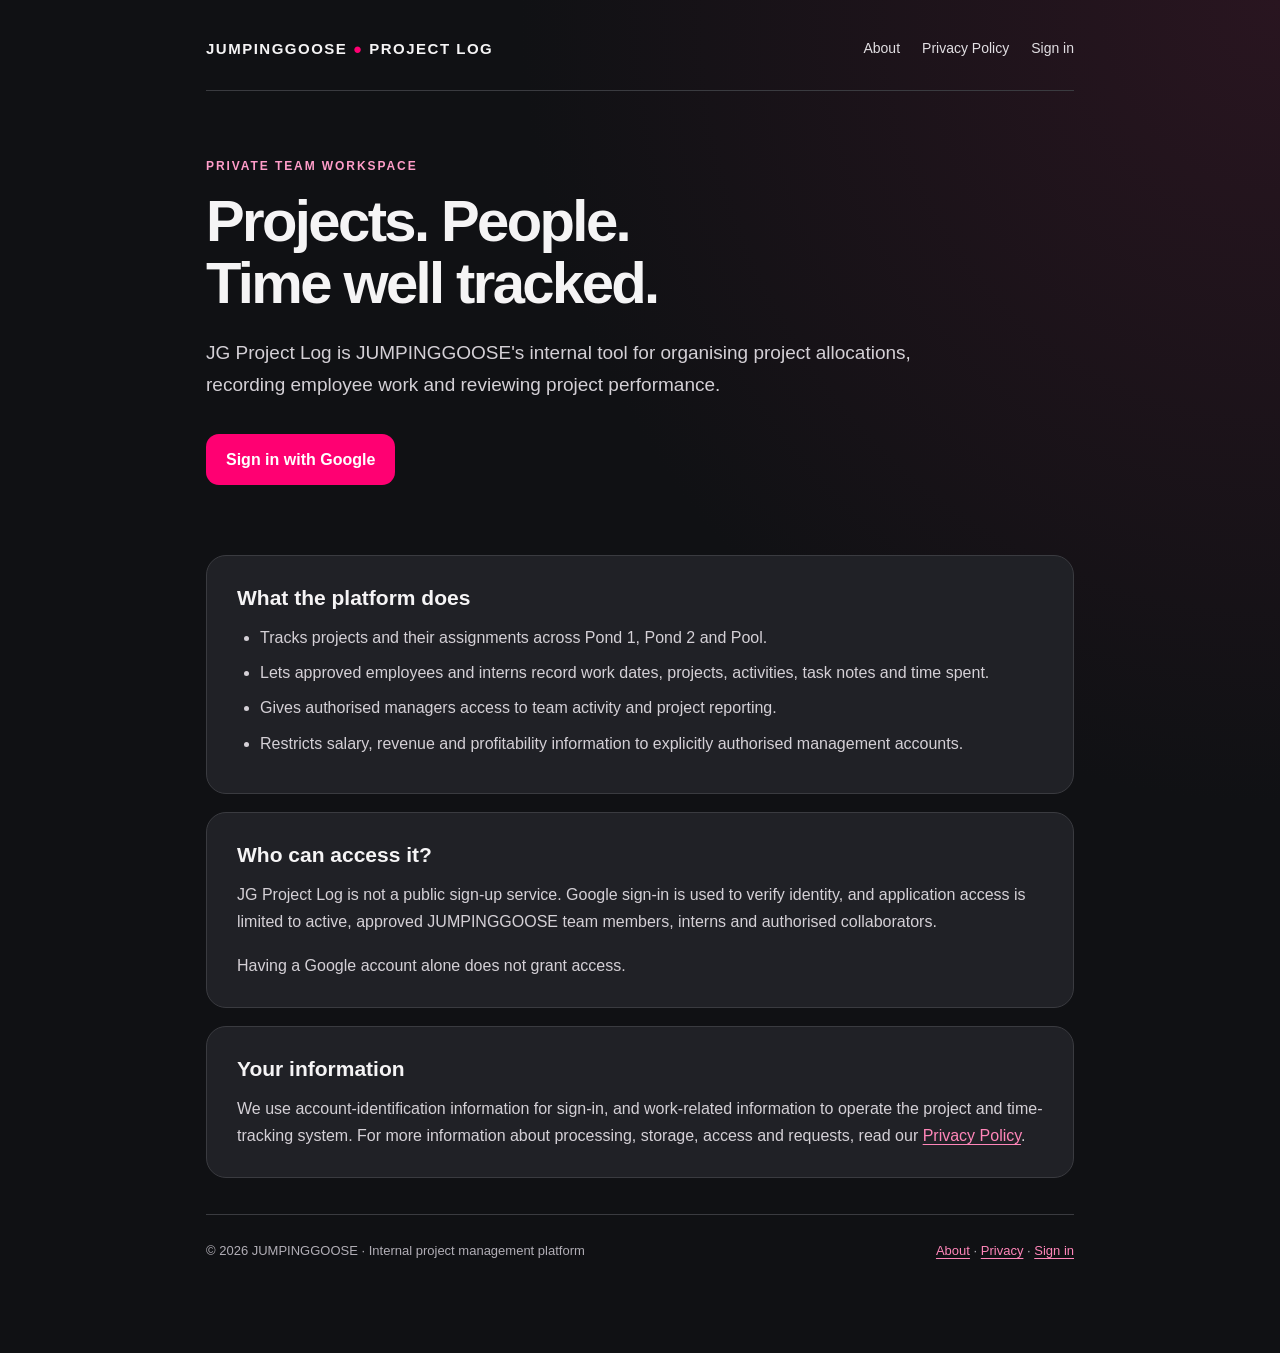
<file: about.html>
<!doctype html>
<html lang="en"><head><meta charset="utf-8"><meta name="viewport" content="width=device-width,initial-scale=1">
<meta name="theme-color" content="#101114"><meta name="description" content="JUMPINGGOOSE Project Log is a private workspace for project allocation, employee work logs and authorised business reporting.">
<title>About | JG Project Log</title><link rel="icon" href="/icon.svg" type="image/svg+xml"><style>
:root{color-scheme:dark;--bg:#101114;--surface:#202126;--line:#3a3b40;--text:#f5f4f5;--muted:#b1aeb6;--pink:#ff0072}*{box-sizing:border-box}html{scroll-behavior:smooth}body{margin:0;background:radial-gradient(ellipse at top right,#291520 0%,var(--bg) 42%);color:var(--text);font:16px/1.7 Inter,Arial,Helvetica,sans-serif}a{color:#ff86b9;text-underline-offset:3px}a:hover{color:white}.shell{max-width:920px;margin:auto;padding:36px 26px 90px}.top{display:flex;align-items:center;justify-content:space-between;gap:24px;flex-wrap:wrap;padding-bottom:28px;border-bottom:1px solid var(--line)}.brand{font-weight:900;letter-spacing:.1em;font-size:15px}.brand b{color:var(--pink)}.top nav{display:flex;gap:22px;flex-wrap:wrap;font-size:14px}.top nav a{text-decoration:none;color:#e2dfe3}.tag{font-size:12px;color:#ff9dc9;text-transform:uppercase;letter-spacing:.16em;font-weight:800}h1{font-size:clamp(36px,6vw,58px);line-height:1.07;letter-spacing:-.045em;margin:14px 0 23px}h2{font-size:21px;line-height:1.35;margin:0 0 12px}p{margin:0 0 16px;color:#d4d0d6}.hero{padding:65px 0 36px}.intro{font-size:19px;max-width:740px}.panel{padding:28px 30px;background:var(--surface);border:1px solid var(--line);border-radius:20px;margin:18px 0}.panel p:last-child{margin-bottom:0}ul{padding-left:23px;color:#d4d0d6;margin:8px 0 0}li{margin:8px 0}.action{display:inline-flex;align-items:center;justify-content:center;background:var(--pink);color:#fff;text-decoration:none;border-radius:13px;padding:12px 20px;font-weight:750;margin:16px 0}.action:hover{background:#e60066;color:white}.muted{color:var(--muted)}.footer{border-top:1px solid var(--line);margin-top:36px;padding-top:25px;display:flex;justify-content:space-between;flex-wrap:wrap;gap:14px;font-size:13px;color:var(--muted)}@media(max-width:600px){.shell{padding:22px 18px 55px}.panel{padding:23px 20px}.hero{padding-top:40px}}
</style></head><body><div class="shell"><header class="top"><div class="brand">JUMPINGGOOSE <b>●</b> PROJECT LOG</div><nav aria-label="Public information"><a href="/about.html">About</a><a href="/privacy.html">Privacy Policy</a><a href="/login.html">Sign in</a></nav></header><main><section class="hero"><div class="tag">Private team workspace</div><h1>Projects. People.<br>Time well tracked.</h1><p class="intro">JG Project Log is JUMPINGGOOSE's internal tool for organising project allocations, recording employee work and reviewing project performance.</p><a class="action" href="/login.html">Sign in with Google</a></section>
<section class="panel"><h2>What the platform does</h2><ul><li>Tracks projects and their assignments across Pond 1, Pond 2 and Pool.</li><li>Lets approved employees and interns record work dates, projects, activities, task notes and time spent.</li><li>Gives authorised managers access to team activity and project reporting.</li><li>Restricts salary, revenue and profitability information to explicitly authorised management accounts.</li></ul></section>
<section class="panel"><h2>Who can access it?</h2><p>JG Project Log is not a public sign-up service. Google sign-in is used to verify identity, and application access is limited to active, approved JUMPINGGOOSE team members, interns and authorised collaborators.</p><p>Having a Google account alone does not grant access.</p></section>
<section class="panel"><h2>Your information</h2><p>We use account-identification information for sign-in, and work-related information to operate the project and time-tracking system. For more information about processing, storage, access and requests, read our <a href="/privacy.html">Privacy Policy</a>.</p></section></main><footer class="footer"><span>© 2026 JUMPINGGOOSE · Internal project management platform</span><span><a href="/about.html">About</a> · <a href="/privacy.html">Privacy</a> · <a href="/login.html">Sign in</a></span></footer></div></body></html>
</file>
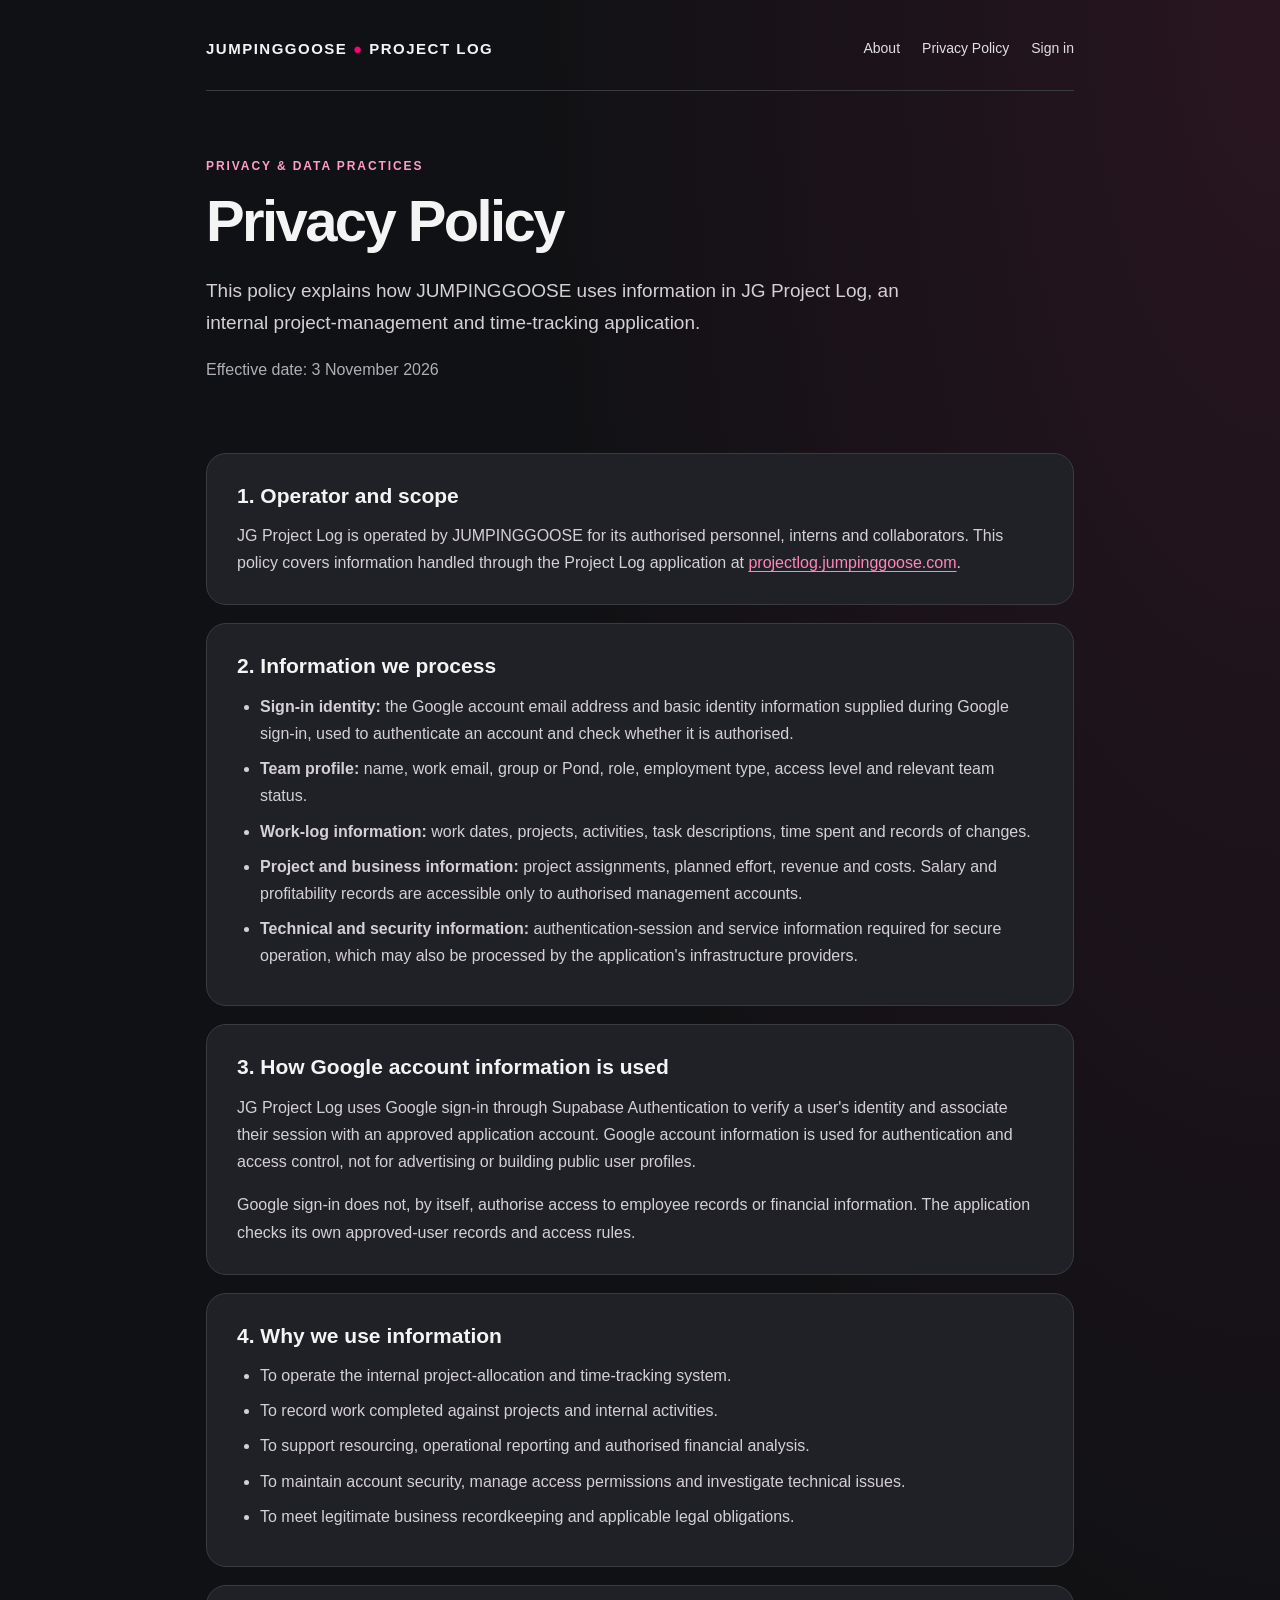
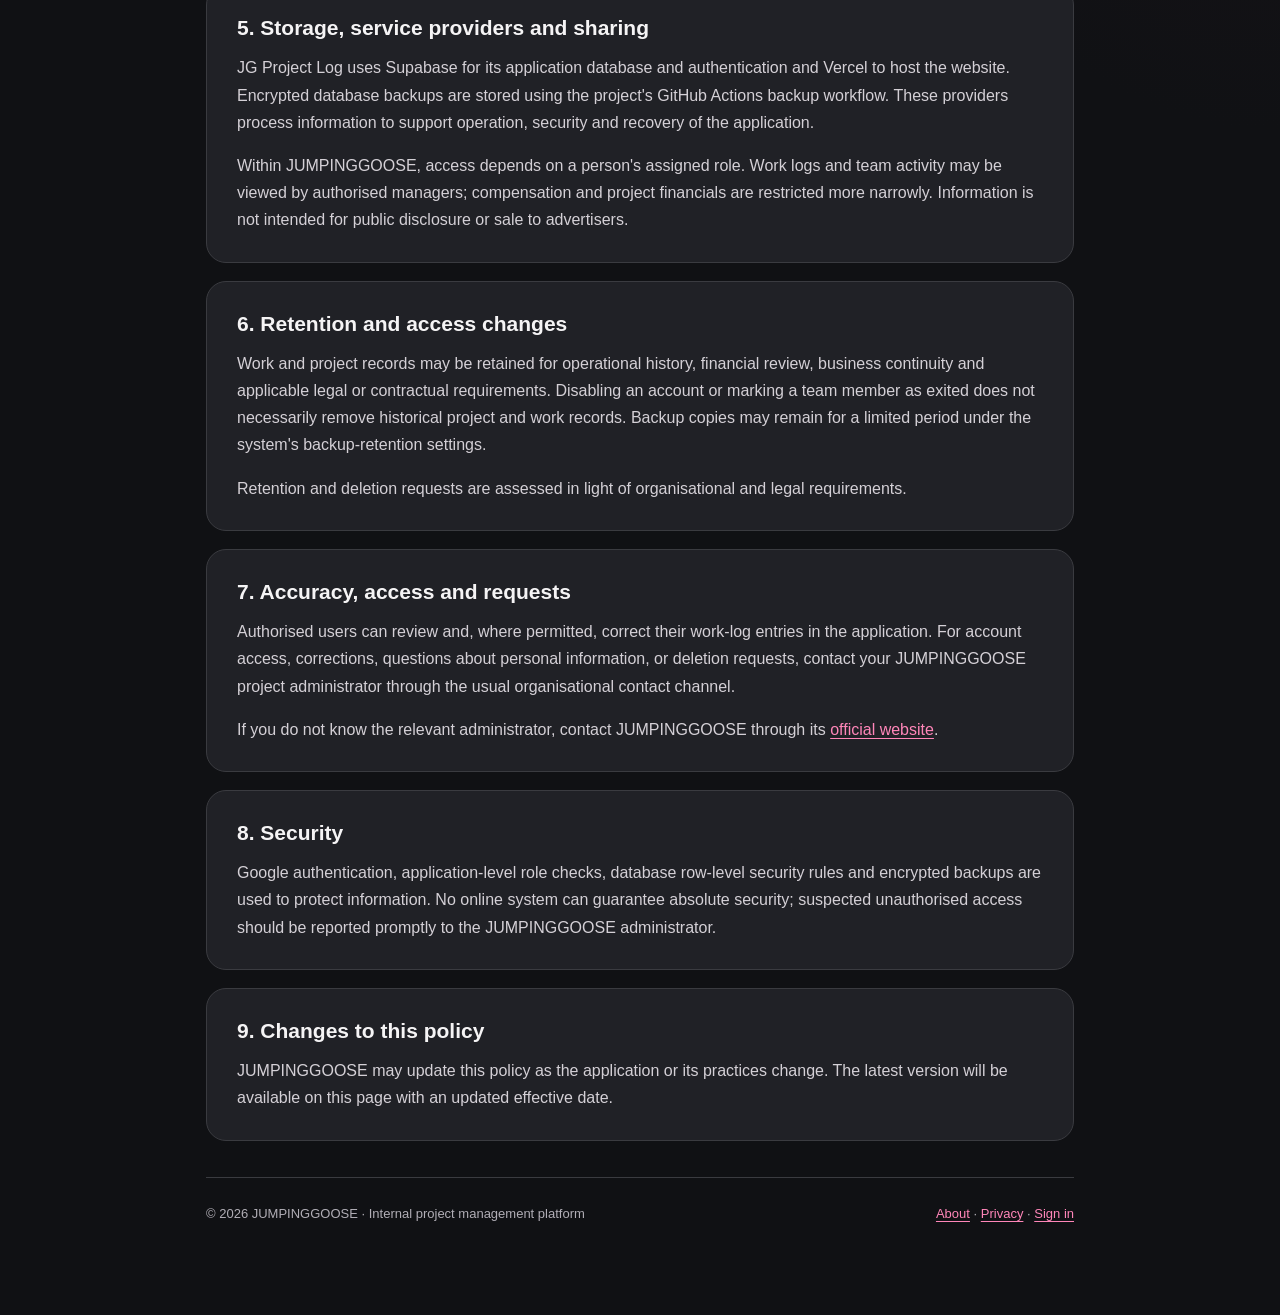
<file: privacy.html>
<!doctype html>
<html lang="en"><head><meta charset="utf-8"><meta name="viewport" content="width=device-width,initial-scale=1">
<meta name="theme-color" content="#101114"><meta name="description" content="How JUMPINGGOOSE Project Log handles Google sign-in information, team profiles, work logs and authorised project reporting.">
<title>Privacy Policy | JG Project Log</title><link rel="icon" href="/icon.svg" type="image/svg+xml"><style>
:root{color-scheme:dark;--bg:#101114;--surface:#202126;--line:#3a3b40;--text:#f5f4f5;--muted:#b1aeb6;--pink:#ff0072}*{box-sizing:border-box}html{scroll-behavior:smooth}body{margin:0;background:radial-gradient(ellipse at top right,#291520 0%,var(--bg) 42%);color:var(--text);font:16px/1.7 Inter,Arial,Helvetica,sans-serif}a{color:#ff86b9;text-underline-offset:3px}a:hover{color:white}.shell{max-width:920px;margin:auto;padding:36px 26px 90px}.top{display:flex;align-items:center;justify-content:space-between;gap:24px;flex-wrap:wrap;padding-bottom:28px;border-bottom:1px solid var(--line)}.brand{font-weight:900;letter-spacing:.1em;font-size:15px}.brand b{color:var(--pink)}.top nav{display:flex;gap:22px;flex-wrap:wrap;font-size:14px}.top nav a{text-decoration:none;color:#e2dfe3}.tag{font-size:12px;color:#ff9dc9;text-transform:uppercase;letter-spacing:.16em;font-weight:800}h1{font-size:clamp(36px,6vw,58px);line-height:1.07;letter-spacing:-.045em;margin:14px 0 23px}h2{font-size:21px;line-height:1.35;margin:0 0 12px}p{margin:0 0 16px;color:#d4d0d6}.hero{padding:65px 0 36px}.intro{font-size:19px;max-width:740px}.panel{padding:28px 30px;background:var(--surface);border:1px solid var(--line);border-radius:20px;margin:18px 0}.panel p:last-child{margin-bottom:0}ul{padding-left:23px;color:#d4d0d6;margin:8px 0 0}li{margin:8px 0}.action{display:inline-flex;align-items:center;justify-content:center;background:var(--pink);color:#fff;text-decoration:none;border-radius:13px;padding:12px 20px;font-weight:750;margin:16px 0}.action:hover{background:#e60066;color:white}.muted{color:var(--muted)}.footer{border-top:1px solid var(--line);margin-top:36px;padding-top:25px;display:flex;justify-content:space-between;flex-wrap:wrap;gap:14px;font-size:13px;color:var(--muted)}@media(max-width:600px){.shell{padding:22px 18px 55px}.panel{padding:23px 20px}.hero{padding-top:40px}}
</style></head><body><div class="shell"><header class="top"><div class="brand">JUMPINGGOOSE <b>●</b> PROJECT LOG</div><nav aria-label="Public information"><a href="/about.html">About</a><a href="/privacy.html">Privacy Policy</a><a href="/login.html">Sign in</a></nav></header><main><section class="hero"><div class="tag">Privacy & data practices</div><h1>Privacy Policy</h1><p class="intro">This policy explains how JUMPINGGOOSE uses information in JG Project Log, an internal project-management and time-tracking application.</p><p class="muted">Effective date: 3 November 2026</p></section>
<section class="panel"><h2>1. Operator and scope</h2><p>JG Project Log is operated by JUMPINGGOOSE for its authorised personnel, interns and collaborators. This policy covers information handled through the Project Log application at <a href="https://projectlog.jumpinggoose.com">projectlog.jumpinggoose.com</a>.</p></section>
<section class="panel"><h2>2. Information we process</h2><ul><li><strong>Sign-in identity:</strong> the Google account email address and basic identity information supplied during Google sign-in, used to authenticate an account and check whether it is authorised.</li><li><strong>Team profile:</strong> name, work email, group or Pond, role, employment type, access level and relevant team status.</li><li><strong>Work-log information:</strong> work dates, projects, activities, task descriptions, time spent and records of changes.</li><li><strong>Project and business information:</strong> project assignments, planned effort, revenue and costs. Salary and profitability records are accessible only to authorised management accounts.</li><li><strong>Technical and security information:</strong> authentication-session and service information required for secure operation, which may also be processed by the application's infrastructure providers.</li></ul></section>
<section class="panel"><h2>3. How Google account information is used</h2><p>JG Project Log uses Google sign-in through Supabase Authentication to verify a user's identity and associate their session with an approved application account. Google account information is used for authentication and access control, not for advertising or building public user profiles.</p><p>Google sign-in does not, by itself, authorise access to employee records or financial information. The application checks its own approved-user records and access rules.</p></section>
<section class="panel"><h2>4. Why we use information</h2><ul><li>To operate the internal project-allocation and time-tracking system.</li><li>To record work completed against projects and internal activities.</li><li>To support resourcing, operational reporting and authorised financial analysis.</li><li>To maintain account security, manage access permissions and investigate technical issues.</li><li>To meet legitimate business recordkeeping and applicable legal obligations.</li></ul></section>
<section class="panel"><h2>5. Storage, service providers and sharing</h2><p>JG Project Log uses Supabase for its application database and authentication and Vercel to host the website. Encrypted database backups are stored using the project's GitHub Actions backup workflow. These providers process information to support operation, security and recovery of the application.</p><p>Within JUMPINGGOOSE, access depends on a person's assigned role. Work logs and team activity may be viewed by authorised managers; compensation and project financials are restricted more narrowly. Information is not intended for public disclosure or sale to advertisers.</p></section>
<section class="panel"><h2>6. Retention and access changes</h2><p>Work and project records may be retained for operational history, financial review, business continuity and applicable legal or contractual requirements. Disabling an account or marking a team member as exited does not necessarily remove historical project and work records. Backup copies may remain for a limited period under the system's backup-retention settings.</p><p>Retention and deletion requests are assessed in light of organisational and legal requirements.</p></section>
<section class="panel"><h2>7. Accuracy, access and requests</h2><p>Authorised users can review and, where permitted, correct their work-log entries in the application. For account access, corrections, questions about personal information, or deletion requests, contact your JUMPINGGOOSE project administrator through the usual organisational contact channel.</p><p>If you do not know the relevant administrator, contact JUMPINGGOOSE through its <a href="https://jumpinggoose.com/">official website</a>.</p></section>
<section class="panel"><h2>8. Security</h2><p>Google authentication, application-level role checks, database row-level security rules and encrypted backups are used to protect information. No online system can guarantee absolute security; suspected unauthorised access should be reported promptly to the JUMPINGGOOSE administrator.</p></section>
<section class="panel"><h2>9. Changes to this policy</h2><p>JUMPINGGOOSE may update this policy as the application or its practices change. The latest version will be available on this page with an updated effective date.</p></section>
</main><footer class="footer"><span>© 2026 JUMPINGGOOSE · Internal project management platform</span><span><a href="/about.html">About</a> · <a href="/privacy.html">Privacy</a> · <a href="/login.html">Sign in</a></span></footer></div></body></html>
</file>
